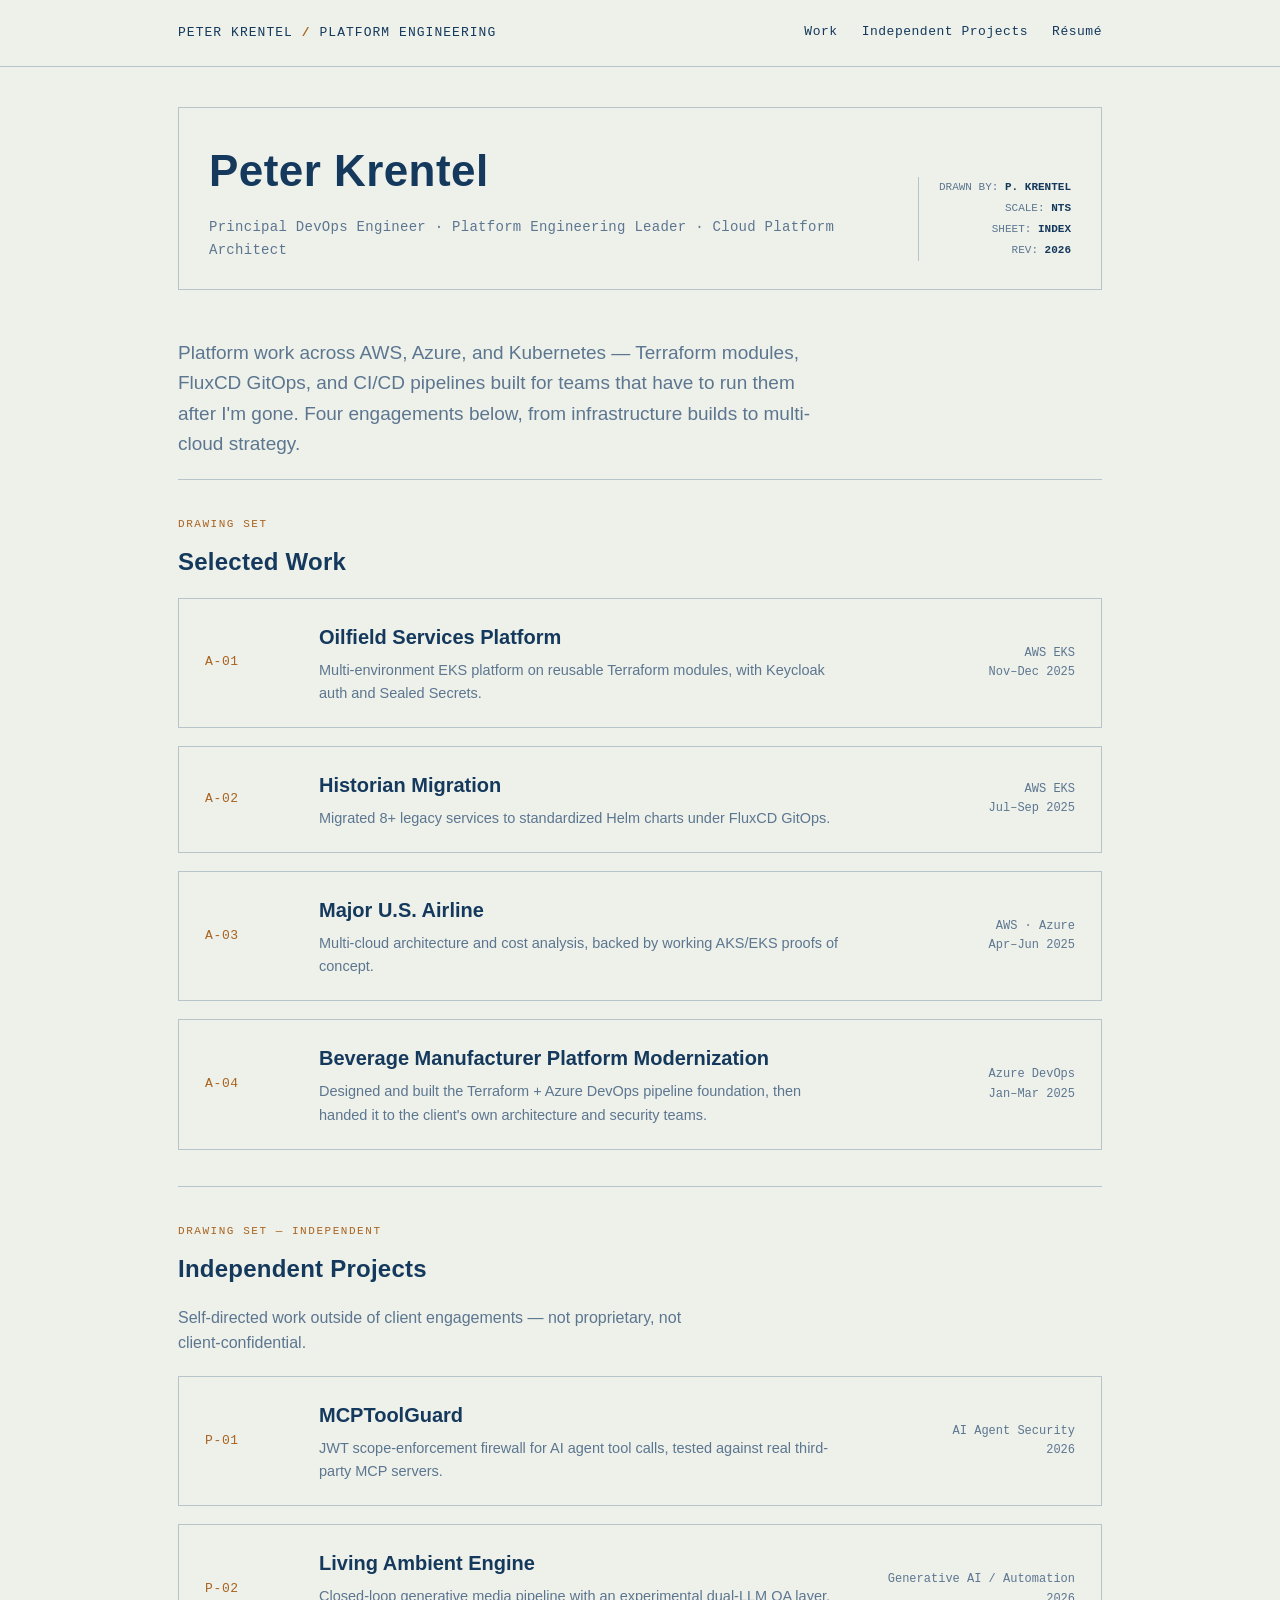
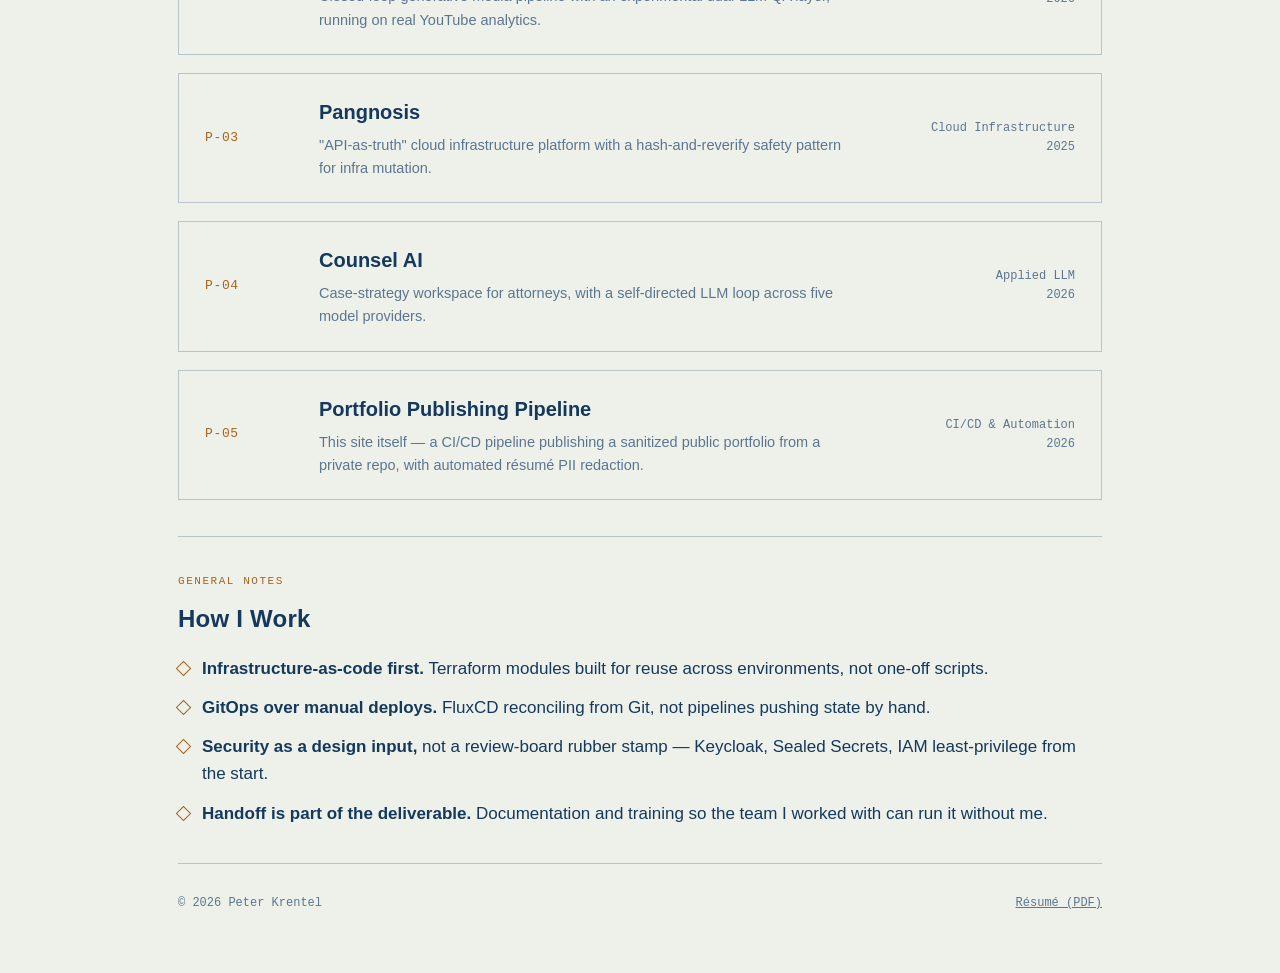
<file: index.html>
<!DOCTYPE html>
<html lang="en">
<head>
<meta charset="UTF-8" />
<meta name="viewport" content="width=device-width, initial-scale=1.0" />
<title>Peter Krentel — Platform Engineering Portfolio</title>
<meta name="description" content="Peter Krentel: Principal DevOps Engineer and Platform Engineering Leader. Portfolio of Terraform, Kubernetes, FluxCD GitOps, and CI/CD work across AWS and Azure, plus independent AI agent infrastructure projects." />
<meta name="author" content="Peter Krentel" />
<link rel="canonical" href="https://peterkrentel.github.io/" />

<meta property="og:type" content="profile" />
<meta property="og:title" content="Peter Krentel — Platform Engineering Portfolio" />
<meta property="og:description" content="Principal DevOps Engineer and Platform Engineering Leader. Terraform, Kubernetes, FluxCD GitOps, CI/CD across AWS and Azure, and independent AI agent infrastructure projects." />
<meta property="og:url" content="https://peterkrentel.github.io/" />
<meta property="profile:first_name" content="Peter" />
<meta property="profile:last_name" content="Krentel" />

<meta name="twitter:card" content="summary" />
<meta name="twitter:title" content="Peter Krentel — Platform Engineering Portfolio" />
<meta name="twitter:description" content="Principal DevOps Engineer and Platform Engineering Leader. Terraform, Kubernetes, FluxCD GitOps, CI/CD, and AI agent infrastructure." />

<script type="application/ld+json">
{
  "@context": "https://schema.org",
  "@type": "Person",
  "name": "Peter Krentel",
  "url": "https://peterkrentel.github.io/",
  "jobTitle": "Principal DevOps Engineer / Platform Engineering Leader",
  "sameAs": [
    "https://www.linkedin.com/in/peterkrentel/",
    "https://github.com/peterkrentel"
  ],
  "knowsAbout": ["Kubernetes", "Terraform", "GitOps", "AWS", "Azure", "AI Agent Infrastructure", "Platform Engineering"]
}
</script>

<link rel="icon" href="data:image/svg+xml,%3Csvg xmlns='http://www.w3.org/2000/svg' viewBox='0 0 32 32'%3E%3Crect width='32' height='32' fill='%2314395c'/%3E%3Crect x='6' y='6' width='20' height='20' fill='none' stroke='%23eef4f9' stroke-width='2'/%3E%3Cline x1='16' y1='6' x2='16' y2='26' stroke='%23eef4f9' stroke-width='1'/%3E%3Cline x1='6' y1='16' x2='26' y2='16' stroke='%23eef4f9' stroke-width='1'/%3E%3C/svg%3E" />
<link rel="stylesheet" href="assets/style.css" />
</head>
<body>

<nav class="sitenav">
  <div class="wrap">
    <a class="brand" href="index.html">PETER KRENTEL <b>/</b> PLATFORM ENGINEERING</a>
    <div class="links">
      <a href="#work">Work</a>
      <a href="#independent">Independent Projects</a>
      <a href="assets/resume.pdf">Résumé</a>
    </div>
  </div>
</nav>

<div class="wrap">

  <div class="titleblock">
    <div>
      <h1>Peter Krentel</h1>
      <div class="role">Principal DevOps Engineer &middot; Platform Engineering Leader &middot; Cloud Platform Architect</div>
    </div>
    <div class="stamp">
      DRAWN&nbsp;BY: <b>P.&nbsp;KRENTEL</b><br />
      SCALE: <b>NTS</b><br />
      SHEET: <b>INDEX</b><br />
      REV: <b>2026</b>
    </div>
  </div>

  <p class="lede">Platform work across AWS, Azure, and Kubernetes — Terraform modules, FluxCD GitOps, and CI/CD pipelines built for teams that have to run them after I'm gone. Four engagements below, from infrastructure builds to multi-cloud strategy.</p>

  <section class="block" id="work">
    <p class="eyebrow">Drawing Set</p>
    <h2>Selected Work</h2>
    <div class="sheet-index">

      <a class="sheet" href="projects/oilfield-services-platform.html">
        <span class="sheet-no">A-01</span>
        <span>
          <p class="sheet-title">Oilfield Services Platform</p>
          <p class="sheet-desc">Multi-environment EKS platform on reusable Terraform modules, with Keycloak auth and Sealed Secrets.</p>
        </span>
        <span class="sheet-meta">AWS EKS<br />Nov&ndash;Dec 2025</span>
      </a>

      <a class="sheet" href="projects/historian-migration.html">
        <span class="sheet-no">A-02</span>
        <span>
          <p class="sheet-title">Historian Migration</p>
          <p class="sheet-desc">Migrated 8+ legacy services to standardized Helm charts under FluxCD GitOps.</p>
        </span>
        <span class="sheet-meta">AWS EKS<br />Jul&ndash;Sep 2025</span>
      </a>

      <a class="sheet" href="projects/major-us-airline.html">
        <span class="sheet-no">A-03</span>
        <span>
          <p class="sheet-title">Major U.S. Airline</p>
          <p class="sheet-desc">Multi-cloud architecture and cost analysis, backed by working AKS/EKS proofs of concept.</p>
        </span>
        <span class="sheet-meta">AWS &middot; Azure<br />Apr&ndash;Jun 2025</span>
      </a>

      <a class="sheet" href="projects/beverage-platform-modernization.html">
        <span class="sheet-no">A-04</span>
        <span>
          <p class="sheet-title">Beverage Manufacturer Platform Modernization</p>
          <p class="sheet-desc">Designed and built the Terraform + Azure DevOps pipeline foundation, then handed it to the client's own architecture and security teams.</p>
        </span>
        <span class="sheet-meta">Azure DevOps<br />Jan&ndash;Mar 2025</span>
      </a>

    </div>
  </section>

  <section class="block" id="independent">
    <p class="eyebrow">Drawing Set &mdash; Independent</p>
    <h2>Independent Projects</h2>
    <p class="lede" style="font-size:16px; margin-bottom:20px;">Self-directed work outside of client engagements &mdash; not proprietary, not client-confidential.</p>
    <div class="sheet-index">

      <a class="sheet" href="projects/mcp-tool-guard.html">
        <span class="sheet-no">P-01</span>
        <span>
          <p class="sheet-title">MCPToolGuard</p>
          <p class="sheet-desc">JWT scope-enforcement firewall for AI agent tool calls, tested against real third-party MCP servers.</p>
        </span>
        <span class="sheet-meta">AI Agent Security<br />2026</span>
      </a>

      <a class="sheet" href="projects/living-ambient-engine.html">
        <span class="sheet-no">P-02</span>
        <span>
          <p class="sheet-title">Living Ambient Engine</p>
          <p class="sheet-desc">Closed-loop generative media pipeline with an experimental dual-LLM QA layer, running on real YouTube analytics.</p>
        </span>
        <span class="sheet-meta">Generative AI / Automation<br />2026</span>
      </a>

      <a class="sheet" href="projects/pangnosis.html">
        <span class="sheet-no">P-03</span>
        <span>
          <p class="sheet-title">Pangnosis</p>
          <p class="sheet-desc">"API-as-truth" cloud infrastructure platform with a hash-and-reverify safety pattern for infra mutation.</p>
        </span>
        <span class="sheet-meta">Cloud Infrastructure<br />2025</span>
      </a>

      <a class="sheet" href="projects/legal-ai-researcher.html">
        <span class="sheet-no">P-04</span>
        <span>
          <p class="sheet-title">Counsel AI</p>
          <p class="sheet-desc">Case-strategy workspace for attorneys, with a self-directed LLM loop across five model providers.</p>
        </span>
        <span class="sheet-meta">Applied LLM<br />2026</span>
      </a>

      <a class="sheet" href="projects/portfolio-pipeline.html">
        <span class="sheet-no">P-05</span>
        <span>
          <p class="sheet-title">Portfolio Publishing Pipeline</p>
          <p class="sheet-desc">This site itself — a CI/CD pipeline publishing a sanitized public portfolio from a private repo, with automated résumé PII redaction.</p>
        </span>
        <span class="sheet-meta">CI/CD &amp; Automation<br />2026</span>
      </a>

    </div>
  </section>

  <section class="block">
    <p class="eyebrow">General Notes</p>
    <h2>How I Work</h2>
    <ul class="marks">
      <li><b>Infrastructure-as-code first.</b> Terraform modules built for reuse across environments, not one-off scripts.</li>
      <li><b>GitOps over manual deploys.</b> FluxCD reconciling from Git, not pipelines pushing state by hand.</li>
      <li><b>Security as a design input,</b> not a review-board rubber stamp — Keycloak, Sealed Secrets, IAM least-privilege from the start.</li>
      <li><b>Handoff is part of the deliverable.</b> Documentation and training so the team I worked with can run it without me.</li>
    </ul>
  </section>

  <footer class="sitefoot">
    <span>&copy; 2026 Peter Krentel</span>
    <span><a href="assets/resume.pdf">Résumé (PDF)</a></span>
  </footer>

</div>

</body>
</html>
</file>
<file: assets/style.css>
/* ---------------------------------------------------------------
   Design system: drafting-table blueprint.
   Dark = cyanotype print (white ink on blueprint blue).
   Light = blueline print (blue ink on drafting paper).
   Both are real historical print processes for the same drawing —
   not an inverted palette, an alternate print of it.
   ------------------------------------------------------------- */

:root {
  --blueprint: #14395c;
  --blueprint-deep: #0c283f;
  --ink: #eef4f9;
  --grid-line: #2b567f;
  --accent: #e8a54c;
  --accent-ink: #1a1206;
  --muted: #9fb7cc;
  --rule: #33608a;
  --font-display: "Futura", "Century Gothic", "Avenir Next Condensed", "Bahnschrift", "Trebuchet MS", sans-serif;
  --font-body: -apple-system, "Segoe UI", "Helvetica Neue", Arial, sans-serif;
  --font-mono: ui-monospace, "SF Mono", "Cascadia Code", "Consolas", monospace;
}

@media (prefers-color-scheme: light) {
  :root {
    --blueprint: #eef0ea;
    --blueprint-deep: #e2e5dd;
    --ink: #14395c;
    --grid-line: #c9d3d0;
    --accent: #a8631f;
    --accent-ink: #fff8ec;
    --muted: #5c7690;
    --rule: #b7c4c9;
  }
}

* { box-sizing: border-box; }

html { scroll-behavior: smooth; }

body {
  margin: 0;
  background: var(--blueprint);
  color: var(--ink);
  font-family: var(--font-body);
  font-size: 17px;
  line-height: 1.6;
}

a { color: inherit; }
a:focus-visible, button:focus-visible, input:focus-visible {
  outline: 2px solid var(--accent);
  outline-offset: 3px;
}

.wrap {
  max-width: 980px;
  margin: 0 auto;
  padding: 0 28px;
}

/* ---------------- nav ---------------- */
.sitenav {
  border-bottom: 1px solid var(--rule);
  padding: 22px 0;
}
.sitenav .wrap {
  display: flex;
  justify-content: space-between;
  align-items: center;
  gap: 16px;
  flex-wrap: wrap;
}
.sitenav .brand {
  font-family: var(--font-mono);
  font-size: 13px;
  letter-spacing: 0.08em;
  text-transform: uppercase;
  text-decoration: none;
  color: var(--ink);
}
.sitenav .brand b { color: var(--accent); }
.sitenav .links {
  display: flex;
  gap: 24px;
  font-family: var(--font-mono);
  font-size: 13px;
  letter-spacing: 0.04em;
}
.sitenav .links a { text-decoration: none; border-bottom: 1px solid transparent; }
.sitenav .links a:hover { border-bottom-color: var(--accent); }

/* ---------------- title block (architectural drawing convention) ---------------- */
.titleblock {
  border: 1px solid var(--rule);
  padding: 28px 30px;
  margin: 40px 0 48px;
  display: grid;
  grid-template-columns: 1fr auto;
  gap: 20px;
  align-items: end;
}
.titleblock h1 {
  font-family: var(--font-display);
  font-weight: 700;
  font-size: clamp(28px, 4.4vw, 44px);
  letter-spacing: 0.01em;
  margin: 0 0 10px;
  text-wrap: balance;
}
.titleblock .role {
  font-family: var(--font-mono);
  font-size: 14px;
  color: var(--muted);
  letter-spacing: 0.02em;
}
.titleblock .stamp {
  font-family: var(--font-mono);
  font-size: 11px;
  text-align: right;
  color: var(--muted);
  border-left: 1px solid var(--rule);
  padding-left: 20px;
  line-height: 1.9;
  white-space: nowrap;
}
.titleblock .stamp b { color: var(--ink); font-weight: 600; }

/* ---------------- eyebrow / labels ---------------- */
.eyebrow {
  font-family: var(--font-mono);
  font-size: 11px;
  letter-spacing: 0.14em;
  text-transform: uppercase;
  color: var(--accent);
  margin: 0 0 10px;
}

h2 {
  font-family: var(--font-display);
  font-weight: 700;
  font-size: 24px;
  letter-spacing: 0.01em;
  margin: 0 0 16px;
  text-wrap: balance;
}

section.block {
  padding: 36px 0;
  border-top: 1px solid var(--rule);
}

p { max-width: 65ch; }
.lede {
  font-size: 19px;
  color: var(--muted);
  max-width: 60ch;
}

/* ---------------- sheet index (project cards) ---------------- */
.sheet-index {
  display: grid;
  gap: 18px;
}
.sheet {
  display: grid;
  grid-template-columns: 90px 1fr auto;
  gap: 24px;
  align-items: center;
  border: 1px solid var(--rule);
  padding: 22px 26px;
  text-decoration: none;
  color: inherit;
  transition: border-color 0.15s ease, transform 0.15s ease;
}
.sheet:hover { border-color: var(--accent); }
@media (prefers-reduced-motion: no-preference) {
  .sheet:hover { transform: translateX(2px); }
}
.sheet .sheet-no {
  font-family: var(--font-mono);
  font-size: 13px;
  color: var(--accent);
  letter-spacing: 0.05em;
}
.sheet .sheet-title {
  font-family: var(--font-display);
  font-weight: 700;
  font-size: 20px;
  margin: 0 0 6px;
}
.sheet .sheet-desc {
  color: var(--muted);
  font-size: 14.5px;
  margin: 0;
}
.sheet .sheet-meta {
  font-family: var(--font-mono);
  font-size: 12px;
  color: var(--muted);
  text-align: right;
  white-space: nowrap;
}

@media (max-width: 640px) {
  .sheet { grid-template-columns: 1fr; gap: 8px; }
  .sheet .sheet-meta { text-align: left; }
  .titleblock { grid-template-columns: 1fr; }
  .titleblock .stamp { border-left: none; border-top: 1px solid var(--rule); padding-left: 0; padding-top: 14px; text-align: left; }
}

/* ---------------- specification schedule (tech stack table) ---------------- */
.schedule {
  width: 100%;
  border-collapse: collapse;
  font-family: var(--font-mono);
  font-size: 13.5px;
}
.schedule th, .schedule td {
  text-align: left;
  padding: 10px 14px;
  border-bottom: 1px solid var(--rule);
  vertical-align: top;
}
.schedule th {
  color: var(--accent);
  font-weight: 500;
  font-size: 11px;
  letter-spacing: 0.08em;
  text-transform: uppercase;
}
.schedule-wrap { overflow-x: auto; border: 1px solid var(--rule); }

/* ---------------- accomplishments ---------------- */
.marks {
  list-style: none;
  margin: 0;
  padding: 0;
  display: grid;
  gap: 12px;
}
.marks li {
  padding-left: 24px;
  position: relative;
}
.marks li::before {
  content: "";
  position: absolute;
  left: 0;
  top: 8px;
  width: 9px;
  height: 9px;
  border: 1.5px solid var(--accent);
  transform: rotate(45deg);
}

/* ---------------- diagram (blueprint linework) ---------------- */
.diagram {
  border: 1px solid var(--rule);
  padding: 26px;
  overflow-x: auto;
}
.diagram-label {
  font-family: var(--font-mono);
  font-size: 10.5px;
  letter-spacing: 0.1em;
  text-transform: uppercase;
  color: var(--muted);
  margin: 0 0 18px;
}
.flow {
  display: flex;
  align-items: center;
  gap: 10px;
  flex-wrap: nowrap;
  min-width: max-content;
}
.flow + .flow { margin-top: 14px; }
.node {
  font-family: var(--font-mono);
  font-size: 12.5px;
  border: 1px solid var(--rule);
  padding: 8px 12px;
  white-space: nowrap;
}
.node.accent { border-color: var(--accent); color: var(--accent); }
.flow-arrow { color: var(--muted); font-size: 13px; }

/* ---------------- footer ---------------- */
.sitefoot {
  border-top: 1px solid var(--rule);
  padding: 30px 0 60px;
  font-family: var(--font-mono);
  font-size: 12px;
  color: var(--muted);
  display: flex;
  justify-content: space-between;
  flex-wrap: wrap;
  gap: 10px;
}

/* ---------------- button ---------------- */
.btn {
  display: inline-flex;
  align-items: center;
  gap: 8px;
  font-family: var(--font-mono);
  font-size: 13px;
  letter-spacing: 0.03em;
  text-decoration: none;
  color: var(--accent-ink);
  background: var(--accent);
  padding: 10px 18px;
  border: 1px solid var(--accent);
}
.btn.ghost {
  background: transparent;
  color: var(--ink);
  border-color: var(--rule);
}

.back-link {
  font-family: var(--font-mono);
  font-size: 13px;
  text-decoration: none;
  color: var(--muted);
  display: inline-block;
  margin-bottom: 24px;
}
.back-link:hover { color: var(--accent); }

/* ---------------- rendered markdown content ---------------- */
.md-content { padding-bottom: 20px; }
.md-content h2 {
  font-family: var(--font-display);
  font-weight: 700;
  font-size: 22px;
  margin: 44px 0 16px;
  padding-top: 32px;
  border-top: 1px solid var(--rule);
  text-wrap: balance;
}
.md-content h2:first-child { margin-top: 0; padding-top: 0; border-top: none; }
.md-content h3 {
  font-family: var(--font-mono);
  font-size: 13px;
  letter-spacing: 0.06em;
  text-transform: uppercase;
  color: var(--accent);
  margin: 28px 0 12px;
}
.md-content p { max-width: 68ch; color: var(--ink); }
.md-content strong { color: var(--ink); }
.md-content hr { border: none; border-top: 1px solid var(--rule); margin: 8px 0; }
.md-content ul, .md-content ol { padding-left: 22px; max-width: 68ch; }
.md-content li { margin-bottom: 8px; }
.md-content a { color: var(--accent); text-decoration-color: var(--rule); }
.md-content code {
  font-family: var(--font-mono);
  font-size: 0.9em;
  background: var(--blueprint-deep);
  padding: 2px 5px;
}
.md-content pre {
  font-family: var(--font-mono);
  font-size: 13px;
  background: var(--blueprint-deep);
  border: 1px solid var(--rule);
  padding: 16px 18px;
  overflow-x: auto;
}
.md-content pre code { background: none; padding: 0; }
.md-content table {
  width: 100%;
  border-collapse: collapse;
  font-family: var(--font-mono);
  font-size: 13px;
  margin: 8px 0 24px;
}
.md-content th, .md-content td {
  text-align: left;
  padding: 9px 14px;
  border-bottom: 1px solid var(--rule);
}
.md-content th {
  color: var(--accent);
  font-weight: 500;
  font-size: 11px;
  letter-spacing: 0.06em;
  text-transform: uppercase;
}
.md-content .table-wrap { overflow-x: auto; }

/* mermaid diagrams inherit the same drafting-sheet framing as everything else */
.mermaid {
  border: 1px solid var(--rule);
  padding: 20px;
  margin: 12px 0 28px;
  overflow-x: auto;
  background: var(--blueprint-deep);
}
.mermaid svg { max-width: 100%; }
</file>
